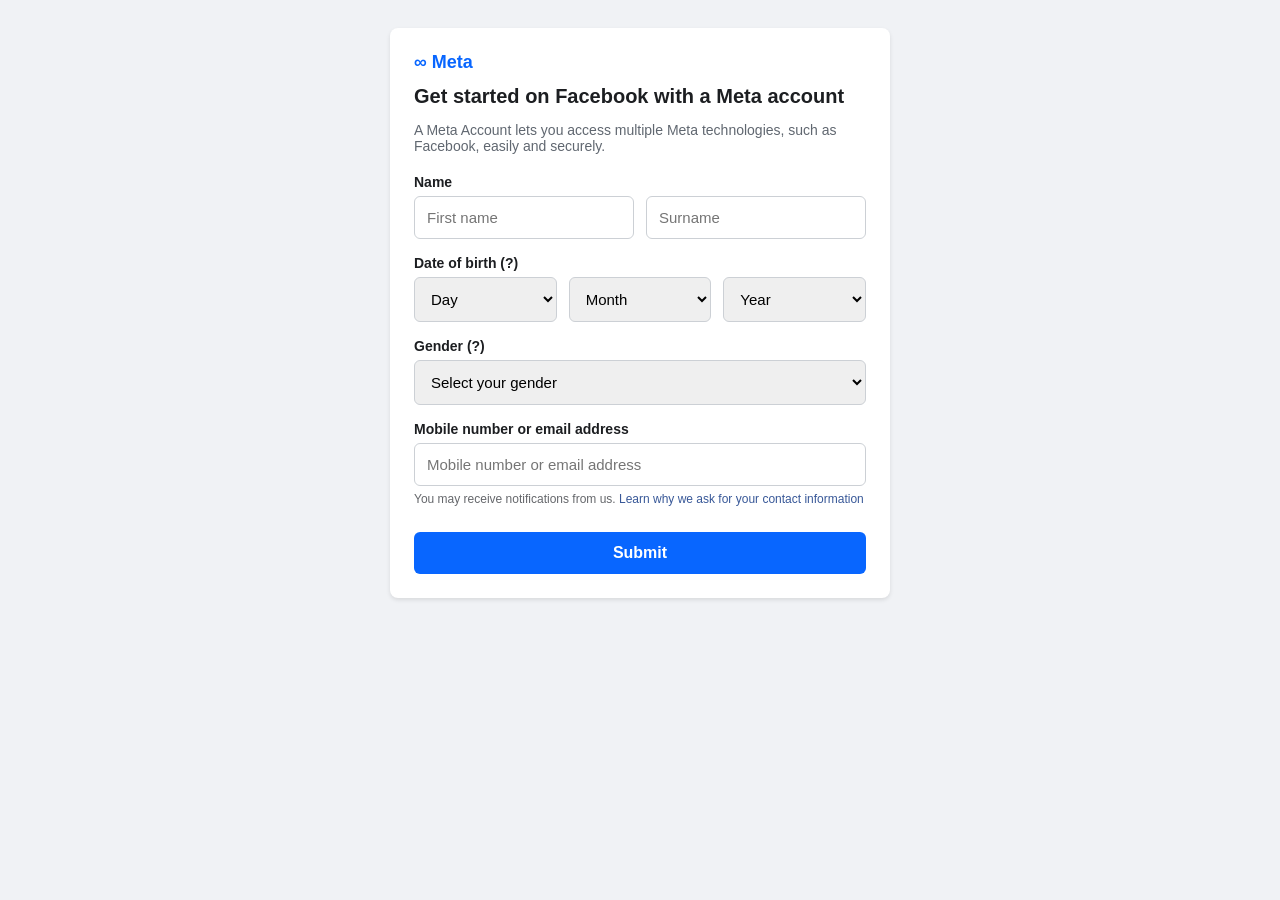
<file: Facebook.html>
<!DOCTYPE html>
<html lang="id">
<head>
    <meta charset="UTF-8">
    <meta name="viewport" content="width=device-width, initial-scale=1.0">
    <title>Get started on Facebook</title>
    <style>
        * {
            box-sizing: border-box;
            font-family: -apple-system, BlinkMacSystemFont, "Segoe UI", Roboto, Helvetica, Arial, sans-serif;
        }
        body {
            background-color: #f0f2f5;
            display: flex;
            justify-content: center;
            padding: 20px;
        }
        .container {
            background: #ffffff;
            padding: 24px;
            border-radius: 8px;
            max-width: 500px;
            width: 100%;
            box-shadow: 0 2px 4px rgba(0, 0, 0, 0.1);
        }
        .logo {
            color: #0866ff;
            font-weight: bold;
            font-size: 18px;
            margin-bottom: 12px;
        }
        h2 {
            font-size: 20px;
            margin: 0 0 8px 0;
            color: #1c1e21;
        }
        p.subtitle {
            font-size: 14px;
            color: #606770;
            margin-bottom: 20px;
        }
        .form-group {
            margin-bottom: 16px;
        }
        label {
            display: block;
            font-weight: 600;
            font-size: 14px;
            margin-bottom: 6px;
            color: #1c1e21;
        }
        .row {
            display: flex;
            gap: 12px;
        }
        .row input, .row select {
            flex: 1;
        }
        input[type="text"], input[type="password"], select {
            width: 100%;
            padding: 12px;
            border: 1px solid #ccd0d5;
            border-radius: 6px;
            font-size: 15px;
            outline: none;
        }
        input:focus, select:focus {
            border-color: #0866ff;
        }
        .info-text {
            font-size: 12px;
            color: #65676b;
            margin-top: 6px;
        }
        .info-text a {
            color: #385898;
            text-decoration: none;
        }
        .btn-submit {
            width: 100%;
            background-color: #0866ff;
            color: white;
            border: none;
            padding: 12px;
            font-size: 16px;
            font-weight: bold;
            border-radius: 6px;
            cursor: pointer;
            margin-top: 10px;
        }
        .btn-submit:hover {
            background-color: #0055d4;
        }
    </style>
</head>
<body>

<div class="container">
    <div class="logo">∞ Meta</div>
    <h2>Get started on Facebook with a Meta account</h2>
    <p class="subtitle">A Meta Account lets you access multiple Meta technologies, such as Facebook, easily and securely.</p>

    <form>
        <div class="form-group">
            <label>Name</label>
            <div class="row">
                <input type="text" placeholder="First name" required>
                <input type="text" placeholder="Surname" required>
            </div>
        </div>

        <div class="form-group">
            <label>Date of birth (?)</label>
            <div class="row">
                <select required>
                    <option value="" disabled selected>Day</option>
                    <!-- Tambahkan opsi tanggal 1-31 di sini -->
                </select>
                <select required>
                    <option value="" disabled selected>Month</option>
                    <!-- Tambahkan opsi bulan di sini -->
                </select>
                <select required>
                    <option value="" disabled selected>Year</option>
                    <!-- Tambahkan opsi tahun di sini -->
                </select>
            </div>
        </div>

        <div class="form-group">
            <label>Gender (?)</label>
            <select required>
                <option value="" disabled selected>Select your gender</option>
                <option value="female">Female</option>
                <option value="male">Male</option>
                <option value="custom">Custom</option>
            </select>
        </div>

        <div class="form-group">
            <label>Mobile number or email address</label>
            <input type="text" placeholder="Mobile number or email address" required>
            <p class="info-text">You may receive notifications from us. <a href="#">Learn why we ask for your contact information</a></p>
        </div>

        <button type="submit" class="btn-submit">Submit</button>
    </form>
</div>

</body>
</html>
</file>
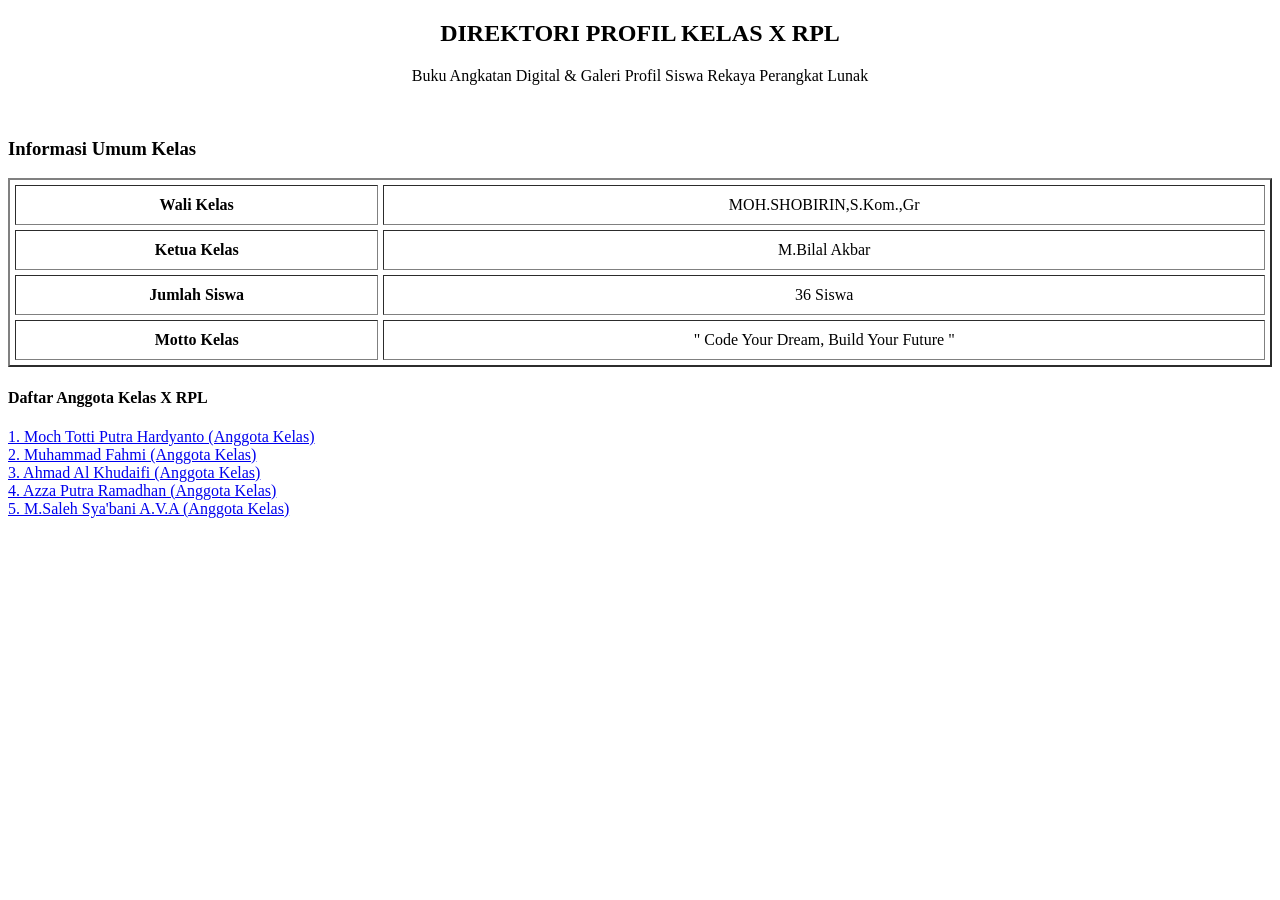
<file: profil siswa.html>
<!DOCTYPE html>
<html lang="en">
<head>
    <meta charset="UTF-8">
    <meta name="viewport" content="width=device-width, initial-scale=1.0">
    <title>DIREKTORI PROFIL KELAS X RPL </title>
<h2 style="text-align: center;">DIREKTORI PROFIL KELAS X RPL </h2>
<p style="text-align: center;"> Buku Angkatan Digital & Galeri Profil Siswa Rekaya Perangkat Lunak </p> 
</head>

<body>
<br>
<h3> Informasi Umum Kelas </h3>
<table border="2" cellspacing="5" cellpadding="10" width="100%">
    <tr>
        <th>Wali Kelas</th>
        <td align="center">MOH.SHOBIRIN,S.Kom.,Gr</td>
    </tr>
    <tr>
        <th>Ketua Kelas</th>
        <td align="center">M.Bilal Akbar</td>
    </tr>
    <tr>
        <th>Jumlah Siswa</th>
        <td align="center">36 Siswa</td>
    </tr>
    <tr>
        <th>Motto Kelas</th>
        <td align="center">" Code Your Dream, Build Your Future "</td>
    </tr>
</table>
<h4>Daftar Anggota Kelas X RPL </h4>
<a href ="PROFIL M.TOTTI.html">1. Moch Totti Putra Hardyanto (Anggota Kelas)</a><br>
<a href ="ProfilKIcuy.html">2. Muhammad Fahmi (Anggota Kelas)</a><br>
<a href ="PROFILDAFI.html">3. Ahmad Al Khudaifi (Anggota Kelas)</a><br>
<a href ="Profil SAM PUTRA.html">4. Azza Putra Ramadhan (Anggota Kelas)</a><br>
<a href ="PROFIL SALEH.html">5. M.Saleh Sya'bani A.V.A (Anggota Kelas)</a><br>
</body>
</html>
</file>
